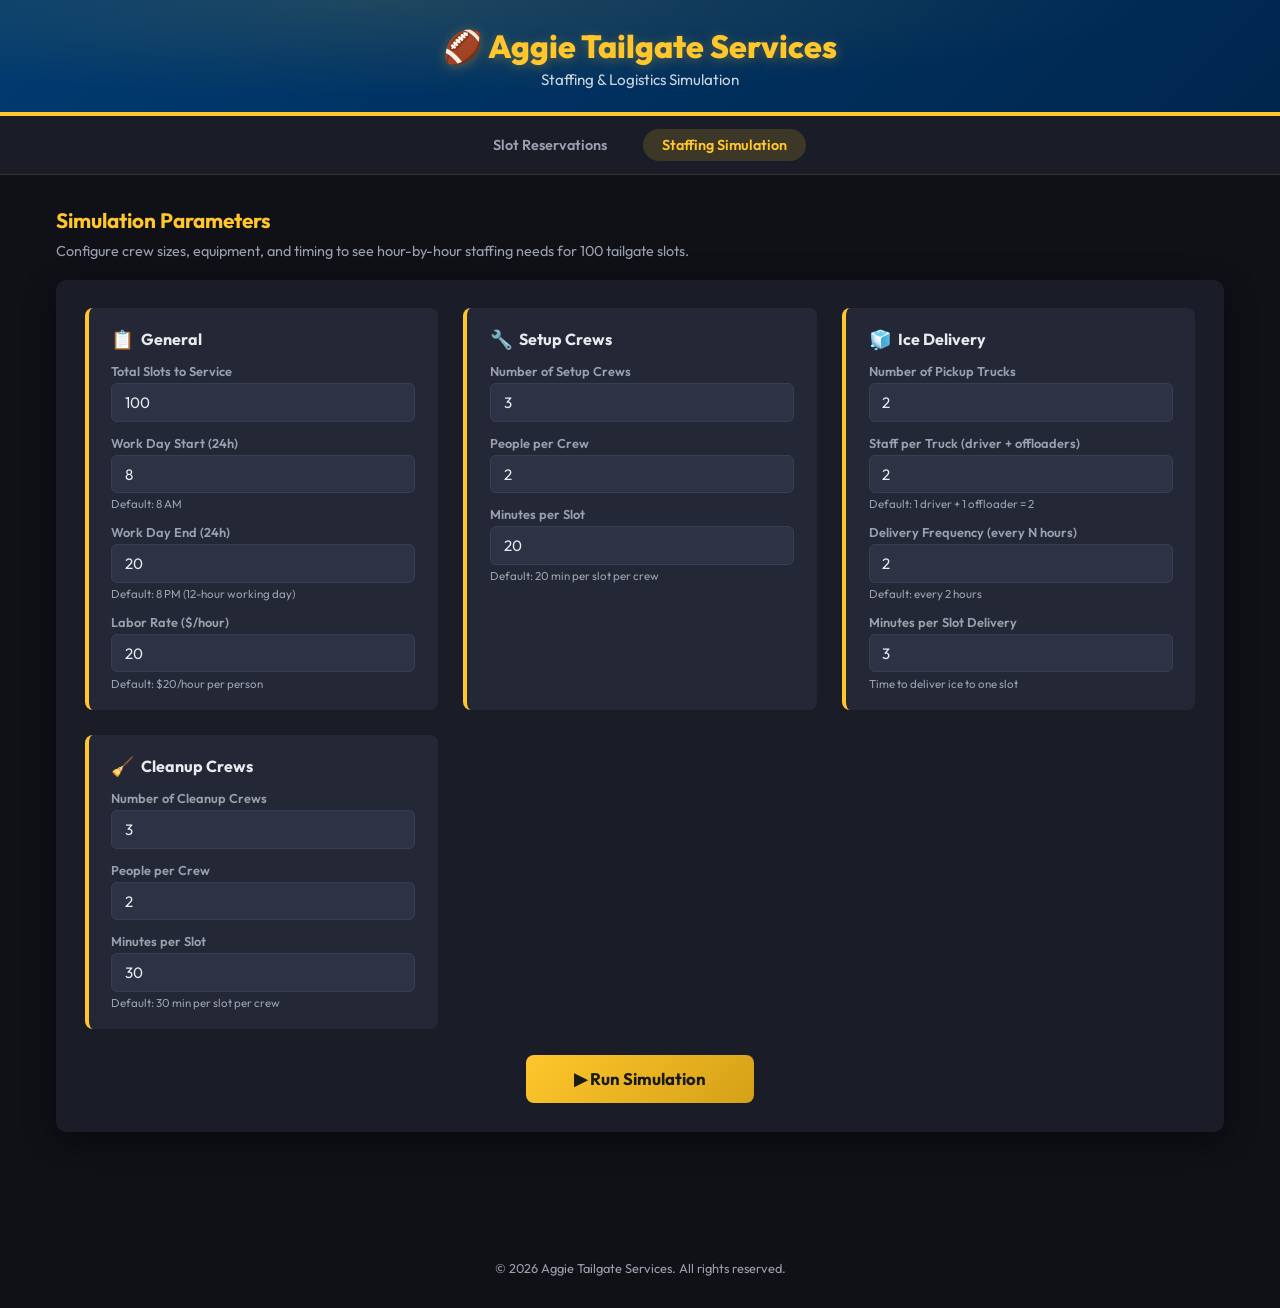
<file: Web Apps/AggieTailgateServices/simulation.html>
<!DOCTYPE html>
<html lang="en">

<head>
    <meta charset="UTF-8" />
    <meta name="viewport" content="width=device-width, initial-scale=1.0" />
    <title>Staffing Simulation — Aggie Tailgate Services</title>
    <meta name="description"
        content="Simulate crew staffing requirements for setup, ice delivery, and cleanup at Aggie Tailgate Services." />
    <link href="https://fonts.googleapis.com/css2?family=Outfit:wght@400;600;700;800&display=swap" rel="stylesheet" />
    <style>
        /* ── Design Tokens ─────────────────────────────────── */
        :root {
            --gold: #FFC72C;
            --gold-dark: #D4A017;
            --blue: #003B71;
            --blue-light: #1565C0;
            --bg: #0f1117;
            --surface: #1a1d27;
            --surface-2: #242836;
            --surface-3: #2e3245;
            --text: #e8eaed;
            --text-dim: #9aa0b0;
            --green: #4caf50;
            --orange: #ff9800;
            --red: #ef5350;
            --cyan: #26c6da;
            --radius: 10px;
            --shadow: 0 8px 32px rgba(0, 0, 0, .45);
        }

        *,
        *::before,
        *::after {
            box-sizing: border-box;
            margin: 0;
            padding: 0;
        }

        body {
            font-family: 'Outfit', sans-serif;
            background: var(--bg);
            color: var(--text);
            min-height: 100vh;
        }

        /* ── Header ────────────────────────────────────────── */
        header {
            background: linear-gradient(135deg, var(--blue) 0%, #00264d 100%);
            padding: 1.6rem 2rem 1.4rem;
            text-align: center;
            border-bottom: 4px solid var(--gold);
            position: relative;
            overflow: hidden;
        }

        header::before {
            content: '';
            position: absolute;
            inset: 0;
            background: radial-gradient(ellipse at 30% 0%, rgba(255, 199, 44, .12) 0%, transparent 60%);
            pointer-events: none;
        }

        header h1 {
            font-size: 2rem;
            font-weight: 800;
            color: var(--gold);
            text-shadow: 0 2px 12px rgba(255, 199, 44, .3);
        }

        header p {
            color: #ffffffcc;
            margin-top: .3rem;
            font-size: .95rem;
        }

        /* ── Nav ────────────────────────────────────────────── */
        nav {
            display: flex;
            justify-content: center;
            gap: 1rem;
            padding: .8rem;
            background: var(--surface);
            border-bottom: 1px solid #333;
        }

        nav a {
            color: var(--text-dim);
            text-decoration: none;
            font-weight: 600;
            padding: .45rem 1.2rem;
            border-radius: 999px;
            font-size: .9rem;
            transition: all .2s;
        }

        nav a:hover {
            color: var(--gold);
            background: rgba(255, 199, 44, .08);
        }

        nav a.active {
            color: var(--gold);
            background: rgba(255, 199, 44, .15);
        }

        /* ── Main ───────────────────────────────────────────── */
        main {
            max-width: 1200px;
            margin: 0 auto;
            padding: 2rem 1rem 4rem;
        }

        .section-title {
            font-size: 1.3rem;
            font-weight: 700;
            color: var(--gold);
            margin-bottom: .6rem;
        }

        .section-desc {
            color: var(--text-dim);
            font-size: .9rem;
            margin-bottom: 1.2rem;
        }

        /* ── Config Panel ──────────────────────────────────── */
        .config-panel {
            background: var(--surface);
            border-radius: var(--radius);
            padding: 1.8rem;
            box-shadow: var(--shadow);
            margin-bottom: 2rem;
        }

        .config-grid {
            display: grid;
            grid-template-columns: repeat(auto-fit, minmax(280px, 1fr));
            gap: 1.6rem;
        }

        .config-group {
            background: var(--surface-2);
            border-radius: 8px;
            padding: 1.2rem 1.4rem;
            border-left: 4px solid var(--gold);
        }

        .config-group h3 {
            font-size: 1rem;
            font-weight: 700;
            color: var(--text);
            margin-bottom: .8rem;
            display: flex;
            align-items: center;
            gap: .4rem;
        }

        .config-group h3 .emoji {
            font-size: 1.15rem;
        }

        .field {
            margin-bottom: .8rem;
        }

        .field:last-child {
            margin-bottom: 0;
        }

        .field label {
            display: block;
            font-size: .8rem;
            color: var(--text-dim);
            font-weight: 600;
            margin-bottom: .25rem;
        }

        .field input {
            width: 100%;
            padding: .55rem .8rem;
            background: var(--surface-3);
            border: 1px solid #3a3f50;
            border-radius: 6px;
            color: var(--text);
            font-family: inherit;
            font-size: .95rem;
            outline: none;
            transition: border .2s;
        }

        .field input:focus {
            border-color: var(--gold);
        }

        .field .hint {
            font-size: .72rem;
            color: var(--text-dim);
            margin-top: .2rem;
        }

        .btn-run {
            display: block;
            margin: 1.6rem auto 0;
            padding: .85rem 3rem;
            background: linear-gradient(135deg, var(--gold) 0%, var(--gold-dark) 100%);
            color: #1a1a1a;
            border: none;
            border-radius: 8px;
            font-family: inherit;
            font-size: 1.05rem;
            font-weight: 700;
            cursor: pointer;
            transition: opacity .2s, transform .15s;
        }

        .btn-run:hover {
            opacity: .9;
            transform: translateY(-2px);
        }

        .btn-run:active {
            transform: translateY(0);
        }

        /* ── Results ────────────────────────────────────────── */
        .results {
            display: none;
        }

        .results.visible {
            display: block;
        }

        /* Summary Cards */
        .summary-cards {
            display: grid;
            grid-template-columns: repeat(auto-fit, minmax(220px, 1fr));
            gap: 1rem;
            margin-bottom: 2rem;
        }

        .summary-card {
            background: var(--surface);
            border-radius: var(--radius);
            padding: 1.4rem;
            box-shadow: var(--shadow);
            text-align: center;
        }

        .summary-card .icon {
            font-size: 2rem;
            margin-bottom: .5rem;
        }

        .summary-card .label {
            font-size: .82rem;
            color: var(--text-dim);
            font-weight: 600;
            text-transform: uppercase;
            letter-spacing: .5px;
        }

        .summary-card .value {
            font-size: 2rem;
            font-weight: 800;
            color: var(--gold);
            margin: .2rem 0;
        }

        .summary-card .detail {
            font-size: .82rem;
            color: var(--text-dim);
        }

        .summary-card.setup {
            border-top: 3px solid var(--green);
        }

        .summary-card.ice {
            border-top: 3px solid var(--cyan);
        }

        .summary-card.cleanup {
            border-top: 3px solid var(--orange);
        }

        .summary-card.total {
            border-top: 3px solid var(--gold);
        }

        /* ── Timeline ──────────────────────────────────────── */
        .timeline-section {
            background: var(--surface);
            border-radius: var(--radius);
            padding: 1.6rem;
            box-shadow: var(--shadow);
            margin-bottom: 1.5rem;
        }

        .timeline-section h3 {
            font-size: 1.1rem;
            font-weight: 700;
            margin-bottom: 1rem;
            display: flex;
            align-items: center;
            gap: .5rem;
        }

        .timeline-section h3 .dot {
            width: 10px;
            height: 10px;
            border-radius: 50%;
            display: inline-block;
        }

        .dot-setup {
            background: var(--green);
        }

        .dot-ice {
            background: var(--cyan);
        }

        .dot-cleanup {
            background: var(--orange);
        }

        .timeline-table {
            width: 100%;
            border-collapse: collapse;
            font-size: .85rem;
        }

        .timeline-table th {
            text-align: left;
            padding: .6rem .8rem;
            background: var(--surface-2);
            color: var(--text-dim);
            font-weight: 600;
            font-size: .78rem;
            text-transform: uppercase;
            letter-spacing: .5px;
        }

        .timeline-table td {
            padding: .55rem .8rem;
            border-bottom: 1px solid #2a2e3a;
        }

        .timeline-table tr:last-child td {
            border-bottom: none;
        }

        .timeline-table .hour-cell {
            font-weight: 700;
            white-space: nowrap;
            color: var(--gold);
        }

        .timeline-table .bar-cell {
            width: 40%;
        }

        .progress-bar {
            height: 22px;
            border-radius: 4px;
            position: relative;
            overflow: hidden;
            background: var(--surface-3);
        }

        .progress-fill {
            height: 100%;
            border-radius: 4px;
            transition: width .6s ease;
            display: flex;
            align-items: center;
            padding-left: 6px;
            font-size: .72rem;
            font-weight: 700;
            color: #fff;
            min-width: fit-content;
        }

        .fill-setup {
            background: linear-gradient(90deg, #388e3c, #66bb6a);
        }

        .fill-ice {
            background: linear-gradient(90deg, #00838f, #4dd0e1);
        }

        .fill-cleanup {
            background: linear-gradient(90deg, #e65100, #ffb74d);
        }

        .crew-badge {
            display: inline-block;
            padding: .15rem .6rem;
            border-radius: 999px;
            font-size: .75rem;
            font-weight: 600;
            background: rgba(255, 199, 44, .12);
            color: var(--gold);
        }

        /* ── Footer ────────────────────────────────────────── */
        footer {
            text-align: center;
            padding: 2rem 1rem;
            color: var(--text-dim);
            font-size: .8rem;
        }

        @media (max-width: 600px) {
            header h1 {
                font-size: 1.4rem;
            }

            .config-grid {
                grid-template-columns: 1fr;
            }

            .summary-cards {
                grid-template-columns: 1fr 1fr;
            }

            .timeline-table {
                font-size: .75rem;
            }
        }
    </style>
</head>

<body>

    <header>
        <h1>🏈 Aggie Tailgate Services</h1>
        <p>Staffing &amp; Logistics Simulation</p>
    </header>

    <nav>
        <a href="index.html">Slot Reservations</a>
        <a href="simulation.html" class="active">Staffing Simulation</a>
    </nav>

    <main>
        <!-- ── Config Panel ──────────────────────────────── -->
        <h2 class="section-title">Simulation Parameters</h2>
        <p class="section-desc">Configure crew sizes, equipment, and timing to see hour-by-hour staffing needs for 100
            tailgate slots.</p>

        <div class="config-panel">
            <div class="config-grid">

                <!-- General -->
                <div class="config-group">
                    <h3><span class="emoji">📋</span> General</h3>
                    <div class="field">
                        <label for="totalSlots">Total Slots to Service</label>
                        <input type="number" id="totalSlots" value="100" min="1" max="200" />
                    </div>
                    <div class="field">
                        <label for="workStart">Work Day Start (24h)</label>
                        <input type="number" id="workStart" value="8" min="0" max="23" />
                        <div class="hint">Default: 8 AM</div>
                    </div>
                    <div class="field">
                        <label for="workEnd">Work Day End (24h)</label>
                        <input type="number" id="workEnd" value="20" min="1" max="24" />
                        <div class="hint">Default: 8 PM (12-hour working day)</div>
                    </div>
                    <div class="field">
                        <label for="laborRate">Labor Rate ($/hour)</label>
                        <input type="number" id="laborRate" value="20" min="1" max="200" />
                        <div class="hint">Default: $20/hour per person</div>
                    </div>
                </div>

                <!-- Setup -->
                <div class="config-group">
                    <h3><span class="emoji">🔧</span> Setup Crews</h3>
                    <div class="field">
                        <label for="setupCrews">Number of Setup Crews</label>
                        <input type="number" id="setupCrews" value="3" min="1" max="50" />
                    </div>
                    <div class="field">
                        <label for="setupPeople">People per Crew</label>
                        <input type="number" id="setupPeople" value="2" min="1" max="10" />
                    </div>
                    <div class="field">
                        <label for="setupMinutes">Minutes per Slot</label>
                        <input type="number" id="setupMinutes" value="20" min="1" max="120" />
                        <div class="hint">Default: 20 min per slot per crew</div>
                    </div>
                </div>

                <!-- Ice Delivery -->
                <div class="config-group">
                    <h3><span class="emoji">🧊</span> Ice Delivery</h3>
                    <div class="field">
                        <label for="iceTrucks">Number of Pickup Trucks</label>
                        <input type="number" id="iceTrucks" value="2" min="1" max="20" />
                    </div>
                    <div class="field">
                        <label for="iceStaffPerTruck">Staff per Truck (driver + offloaders)</label>
                        <input type="number" id="iceStaffPerTruck" value="2" min="2" max="6" />
                        <div class="hint">Default: 1 driver + 1 offloader = 2</div>
                    </div>
                    <div class="field">
                        <label for="iceFrequency">Delivery Frequency (every N hours)</label>
                        <input type="number" id="iceFrequency" value="2" min="1" max="6" />
                        <div class="hint">Default: every 2 hours</div>
                    </div>
                    <div class="field">
                        <label for="iceMinutesPerSlot">Minutes per Slot Delivery</label>
                        <input type="number" id="iceMinutesPerSlot" value="3" min="1" max="30" />
                        <div class="hint">Time to deliver ice to one slot</div>
                    </div>
                </div>

                <!-- Cleanup -->
                <div class="config-group">
                    <h3><span class="emoji">🧹</span> Cleanup Crews</h3>
                    <div class="field">
                        <label for="cleanupCrews">Number of Cleanup Crews</label>
                        <input type="number" id="cleanupCrews" value="3" min="1" max="50" />
                    </div>
                    <div class="field">
                        <label for="cleanupPeople">People per Crew</label>
                        <input type="number" id="cleanupPeople" value="2" min="1" max="10" />
                    </div>
                    <div class="field">
                        <label for="cleanupMinutes">Minutes per Slot</label>
                        <input type="number" id="cleanupMinutes" value="30" min="1" max="120" />
                        <div class="hint">Default: 30 min per slot per crew</div>
                    </div>
                </div>

            </div>

            <button class="btn-run" id="btnRun">▶ Run Simulation</button>
        </div>

        <!-- ── Results ───────────────────────────────────── -->
        <div class="results" id="results">

            <h2 class="section-title">Crew Requirements Summary</h2>
            <div class="summary-cards" id="summaryCards"></div>

            <!-- Setup Timeline -->
            <div class="timeline-section" id="setupTimeline">
                <h3><span class="dot dot-setup"></span> Setup — Hour-by-Hour Execution</h3>
                <table class="timeline-table" id="setupTable"></table>
            </div>

            <!-- Ice Timeline -->
            <div class="timeline-section" id="iceTimeline">
                <h3><span class="dot dot-ice"></span> Ice Delivery — Hour-by-Hour Execution</h3>
                <table class="timeline-table" id="iceTable"></table>
            </div>

            <!-- Cleanup Timeline -->
            <div class="timeline-section" id="cleanupTimeline">
                <h3><span class="dot dot-cleanup"></span> Cleanup — Hour-by-Hour Execution</h3>
                <table class="timeline-table" id="cleanupTable"></table>
            </div>

        </div>
    </main>

    <footer>&copy; 2026 Aggie Tailgate Services. All rights reserved.</footer>

    <script>
        (() => {
            'use strict';

            const $ = id => document.getElementById(id);
            const val = id => Math.max(1, parseInt($(id).value) || 1);

            /* ── Helper: format hour ─────────────────────────── */
            function fmtHour(h) {
                const suffix = h >= 12 ? 'PM' : 'AM';
                const h12 = h === 0 ? 12 : h > 12 ? h - 12 : h;
                return `${h12}:00 ${suffix}`;
            }

            /* ── Helper: build table ─────────────────────────── */
            function buildTable(tableEl, headers, rows) {
                let html = '<thead><tr>';
                headers.forEach(h => html += `<th>${h}</th>`);
                html += '</tr></thead><tbody>';
                rows.forEach(r => html += r);
                html += '</tbody>';
                tableEl.innerHTML = html;
            }

            /* ── Run Simulation ──────────────────────────────── */
            const fmtMoney = n => '$' + n.toLocaleString('en-US', { minimumFractionDigits: 2, maximumFractionDigits: 2 });

            $('btnRun').addEventListener('click', () => {
                // Read params
                const totalSlots = val('totalSlots');
                const workStart = parseInt($('workStart').value) || 8;
                const workEnd = parseInt($('workEnd').value) || 20;
                const workHours = Math.max(1, workEnd - workStart);
                const laborRate = val('laborRate');

                const setupCrews = val('setupCrews');
                const setupPeople = val('setupPeople');
                const setupMinutes = val('setupMinutes');

                const iceTrucks = val('iceTrucks');
                const iceStaff = val('iceStaffPerTruck');
                const iceFreq = val('iceFrequency');
                const iceMinPerSlot = val('iceMinutesPerSlot');

                const cleanupCrews = val('cleanupCrews');
                const cleanupPeople = val('cleanupPeople');
                const cleanupMinutes = val('cleanupMinutes');

                /* ── SETUP Simulation ────────────────────────── */
                // Each crew does (60 / setupMinutes) slots per hour
                const setupSlotsPerCrewPerHour = 60 / setupMinutes;
                const setupSlotsPerHour = setupCrews * setupSlotsPerCrewPerHour;
                const setupTotalHours = Math.ceil(totalSlots / setupSlotsPerHour);
                const setupTotalStaff = setupCrews * setupPeople;

                const setupRows = [];
                let setupRemaining = totalSlots;
                let setupDayNum = 1;
                let setupHourCount = 0;

                while (setupRemaining > 0) {
                    for (let h = workStart; h < workEnd && setupRemaining > 0; h++) {
                        const done = Math.min(setupRemaining, setupSlotsPerHour);
                        setupRemaining -= done;
                        const completed = totalSlots - setupRemaining;
                        const pct = Math.round((completed / totalSlots) * 100);
                        setupHourCount++;

                        setupRows.push(`<tr>
              <td class="hour-cell">${setupDayNum > 1 ? 'Day ' + setupDayNum + ' ' : ''}${fmtHour(h)}–${fmtHour(h + 1)}</td>
              <td><span class="crew-badge">${setupCrews} crews × ${setupPeople} ppl</span></td>
              <td>${Math.round(done)} slots</td>
              <td>${completed} / ${totalSlots}</td>
              <td class="bar-cell">
                <div class="progress-bar">
                  <div class="progress-fill fill-setup" style="width:${pct}%">${pct}%</div>
                </div>
              </td>
            </tr>`);
                    }
                    if (setupRemaining > 0) setupDayNum++;
                }

                buildTable($('setupTable'),
                    ['Time Block', 'Crew Active', 'Slots This Hour', 'Cumulative', 'Progress'],
                    setupRows
                );

                const setupDaysNeeded = setupDayNum;

                /* ── ICE DELIVERY Simulation ─────────────────── */
                // Ice runs happen every iceFreq hours during the 12-hour event day
                const iceRounds = Math.floor(workHours / iceFreq);
                const iceSlotsPerTruckPerRound = Math.floor(60 * iceFreq / iceMinPerSlot);
                const iceSlotsPerRound = iceTrucks * iceSlotsPerTruckPerRound;
                const iceTotalStaff = iceTrucks * iceStaff;

                // Can we serve all slots each round? If not, some may not get served every round.
                const iceRows = [];
                for (let r = 0; r < iceRounds; r++) {
                    const hourOffset = r * iceFreq;
                    const startH = workStart + hourOffset;
                    const endH = startH + iceFreq;
                    const served = Math.min(totalSlots, iceSlotsPerRound);
                    const pct = Math.round((served / totalSlots) * 100);

                    // Show which hours this delivery window covers
                    let timeLabel = `${fmtHour(startH)}–${fmtHour(endH)}`;

                    iceRows.push(`<tr>
            <td class="hour-cell">Round ${r + 1}: ${timeLabel}</td>
            <td><span class="crew-badge">${iceTrucks} trucks × ${iceStaff} staff</span></td>
            <td>${served} / ${totalSlots} slots</td>
            <td>${served >= totalSlots ? '✅ Full coverage' : '⚠️ ' + (totalSlots - served) + ' slots unserved'}</td>
            <td class="bar-cell">
              <div class="progress-bar">
                <div class="progress-fill fill-ice" style="width:${pct}%">${pct}%</div>
              </div>
            </td>
          </tr>`);
                }

                // Can current trucks cover all slots in one round?
                const trucksNeeded = Math.ceil(totalSlots / iceSlotsPerTruckPerRound);

                buildTable($('iceTable'),
                    ['Delivery Window', 'Crew Active', 'Slots Served', 'Coverage', 'Capacity Used'],
                    iceRows
                );

                /* ── CLEANUP Simulation ──────────────────────── */
                const cleanupSlotsPerCrewPerHour = 60 / cleanupMinutes;
                const cleanupSlotsPerHour = cleanupCrews * cleanupSlotsPerCrewPerHour;
                const cleanupTotalHours = Math.ceil(totalSlots / cleanupSlotsPerHour);
                const cleanupTotalStaff = cleanupCrews * cleanupPeople;

                const cleanupRows = [];
                let cleanupRemaining = totalSlots;
                let cleanupDayNum = 1;
                let cleanupHourCount = 0;

                while (cleanupRemaining > 0) {
                    for (let h = workStart; h < workEnd && cleanupRemaining > 0; h++) {
                        const done = Math.min(cleanupRemaining, cleanupSlotsPerHour);
                        cleanupRemaining -= done;
                        const completed = totalSlots - cleanupRemaining;
                        const pct = Math.round((completed / totalSlots) * 100);
                        cleanupHourCount++;

                        cleanupRows.push(`<tr>
              <td class="hour-cell">${cleanupDayNum > 1 ? 'Day ' + cleanupDayNum + ' ' : ''}${fmtHour(h)}–${fmtHour(h + 1)}</td>
              <td><span class="crew-badge">${cleanupCrews} crews × ${cleanupPeople} ppl</span></td>
              <td>${Math.round(done)} slots</td>
              <td>${completed} / ${totalSlots}</td>
              <td class="bar-cell">
                <div class="progress-bar">
                  <div class="progress-fill fill-cleanup" style="width:${pct}%">${pct}%</div>
                </div>
              </td>
            </tr>`);
                    }
                    if (cleanupRemaining > 0) cleanupDayNum++;
                }

                const cleanupDaysNeeded = cleanupDayNum;

                buildTable($('cleanupTable'),
                    ['Time Block', 'Crew Active', 'Slots This Hour', 'Cumulative', 'Progress'],
                    cleanupRows
                );

                /* ── Labor Cost Calculations ─────────────────── */
                // Setup: staff × hours worked
                const setupLaborHours = setupTotalStaff * setupHourCount;
                const setupLaborCost = setupLaborHours * laborRate;

                // Ice: staff work the full event day
                const iceLaborHours = iceTotalStaff * workHours;
                const iceLaborCost = iceLaborHours * laborRate;

                // Cleanup: staff × hours worked
                const cleanupLaborHours = cleanupTotalStaff * cleanupHourCount;
                const cleanupLaborCost = cleanupLaborHours * laborRate;

                const totalLaborCost = setupLaborCost + iceLaborCost + cleanupLaborCost;
                const totalLaborHours = setupLaborHours + iceLaborHours + cleanupLaborHours;

                /* ── Summary Cards ───────────────────────────── */
                const totalStaff = setupTotalStaff + iceTotalStaff + cleanupTotalStaff;

                $('summaryCards').innerHTML = `
          <div class="summary-card setup">
            <div class="icon">🔧</div>
            <div class="label">Setup Crew</div>
            <div class="value">${setupTotalStaff}</div>
            <div class="detail">${setupCrews} crew${setupCrews > 1 ? 's' : ''} × ${setupPeople} people</div>
            <div class="detail">${setupDaysNeeded} day${setupDaysNeeded > 1 ? 's' : ''} to complete (${setupHourCount} work hrs)</div>
            <div class="detail" style="color:var(--gold);font-weight:700;margin-top:.3rem">💰 ${fmtMoney(setupLaborCost)} (${setupLaborHours} labor-hrs)</div>
          </div>
          <div class="summary-card ice">
            <div class="icon">🧊</div>
            <div class="label">Ice Service</div>
            <div class="value">${iceTotalStaff}</div>
            <div class="detail">${iceTrucks} truck${iceTrucks > 1 ? 's' : ''} × ${iceStaff} staff</div>
            <div class="detail">${iceRounds} rounds/day, every ${iceFreq}h</div>
            <div class="detail">${iceSlotsPerRound >= totalSlots ? '✅ Full coverage' : '⚠️ Need ' + trucksNeeded + ' trucks for full coverage'}</div>
            <div class="detail" style="color:var(--gold);font-weight:700;margin-top:.3rem">💰 ${fmtMoney(iceLaborCost)} (${iceLaborHours} labor-hrs)</div>
          </div>
          <div class="summary-card cleanup">
            <div class="icon">🧹</div>
            <div class="label">Cleanup Crew</div>
            <div class="value">${cleanupTotalStaff}</div>
            <div class="detail">${cleanupCrews} crew${cleanupCrews > 1 ? 's' : ''} × ${cleanupPeople} people</div>
            <div class="detail">${cleanupDaysNeeded} day${cleanupDaysNeeded > 1 ? 's' : ''} to complete (${cleanupHourCount} work hrs)</div>
            <div class="detail" style="color:var(--gold);font-weight:700;margin-top:.3rem">💰 ${fmtMoney(cleanupLaborCost)} (${cleanupLaborHours} labor-hrs)</div>
          </div>
          <div class="summary-card total">
            <div class="icon">👥</div>
            <div class="label">Total Staff</div>
            <div class="value">${totalStaff}</div>
            <div class="detail">${setupTotalStaff} setup + ${iceTotalStaff} ice + ${cleanupTotalStaff} cleanup</div>
            <div class="detail">Working ${fmtHour(workStart)} – ${fmtHour(workEnd)}</div>
          </div>
          <div class="summary-card total" style="border-top-color:#4caf50">
            <div class="icon">💵</div>
            <div class="label">Total Labor Cost</div>
            <div class="value">${fmtMoney(totalLaborCost)}</div>
            <div class="detail">${totalLaborHours} total labor-hours @ ${fmtMoney(laborRate)}/hr</div>
            <div class="detail">Setup ${fmtMoney(setupLaborCost)} · Ice ${fmtMoney(iceLaborCost)} · Clean ${fmtMoney(cleanupLaborCost)}</div>
          </div>
        `;

                // Show results
                $('results').classList.add('visible');
                $('results').scrollIntoView({ behavior: 'smooth', block: 'start' });
            });

        })();
    </script>

</body>

</html>
</file>
